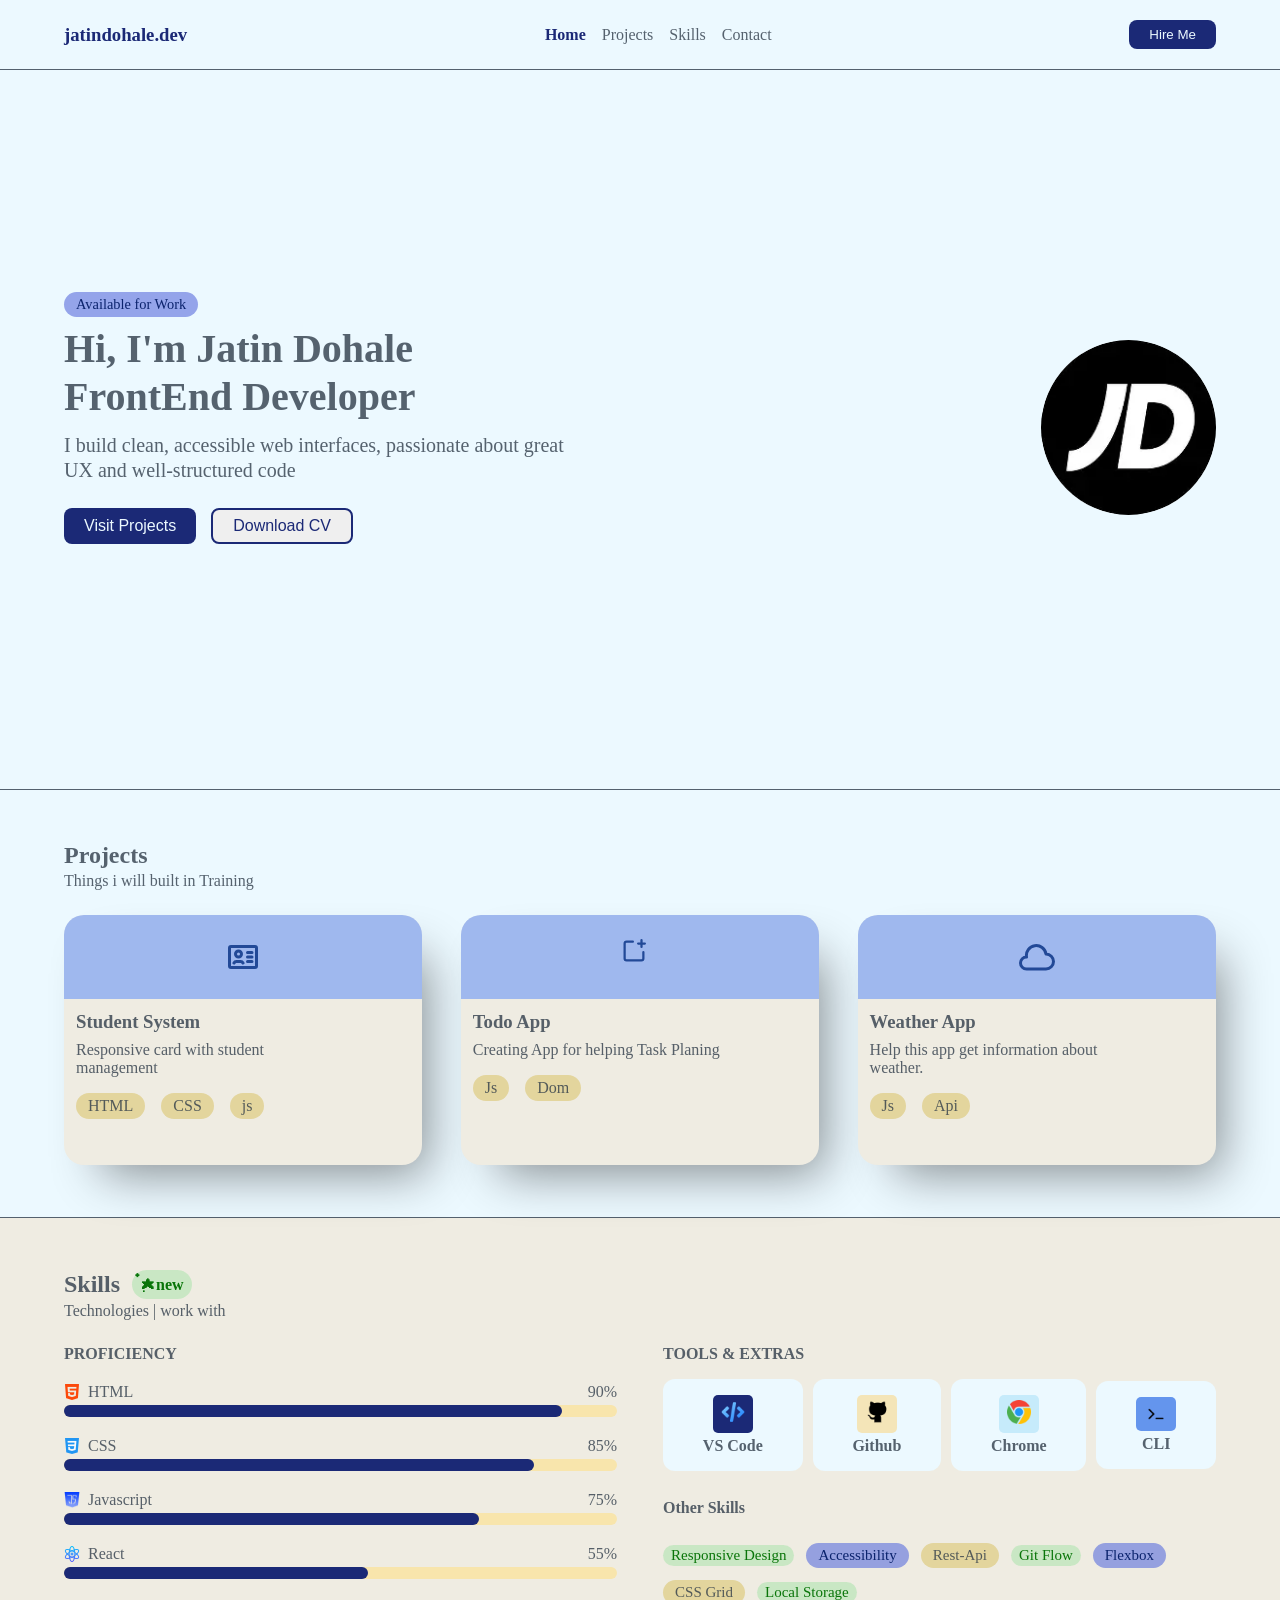
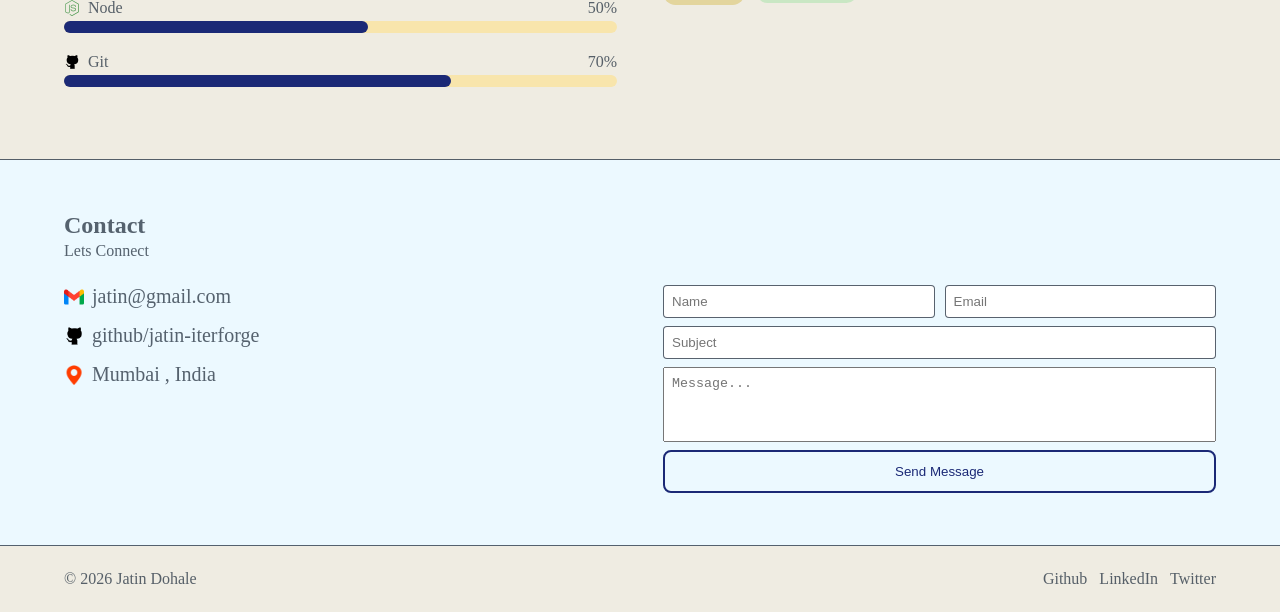
<file: index.html>
<!DOCTYPE html>
<html lang="en">

<head>
    <meta charset="UTF-8">
    <meta name="viewport" content="width=device-width, initial-scale=1.0">
    <title>jatindohale.dev</title>
    <link rel="stylesheet" href="utility.css">
    <link rel="stylesheet" href="style.css">
    <link rel="stylesheet" href="responsive.css">

</head>

<body>

    <!-- Navbar -->
    <header id="navbar" class="center initial-padding bottom-border">
        <h3 id="navbar-header" class="head-text">jatindohale.dev</h3>
        <nav id="navbar-list">
            <ul id="navlink-container" class="center">
                <li id="item-home">
                    <a class="navbar-link active-link" href="#hero">Home</a>
                </li>
                <li id="item-project">
                    <a class="navbar-link" href="#project">Projects</a>
                </li>
                <li id="item-skill">
                    <a class="navbar-link" href="#skills">Skills</a>
                </li>
                <li id="item-contact">
                    <a class="navbar-link" href="#contact">Contact</a>
                </li>
            </ul>
        </nav>
        <a href="/registration.html">
            <button id="navbar-button" class="button center">
                Hire Me
            </button>
        </a>
    </header>


    <!-- Main -->
    <main>

        <!-- Hero Section -->
        <section id="hero" class="center initial-padding bottom-border">

            <div id="hero-text">
                <p id="hero-cap" class="blue-shower center">Available for Work</p>
                <h2 id="hero-header">
                    Hi, I'm Jatin Dohale
                    <br>
                    FrontEnd Developer
                </h2>
                <p id="hero-desc">
                    I build clean, accessible web interfaces, passionate about great UX and well-structured code
                </p>
                <div id="hero-buttons">
                    <button id="hero-project" class="button">
                        <a href="#project">
                            Visit Projects
                        </a>
                    </button>
                    <button id="hero-download" class="button">
                        <a target="_blank" download
                            href="https://tse4.mm.bing.net/th/id/OIP.UfWLt-jxmmahy1CxVTVRGwHaKf?rs=1&pid=ImgDetMain&o=7&rm=3">
                            Download CV
                        </a>
                    </button>
                </div>

            </div>

            <div id="hero-image">
                <img src="assets/logo_image.webp" alt="logo Image">
            </div>

        </section>

        <!-- Project Showcase Section -->
        <section id="project" class="initial-padding bottom-border scroll-section">
            <h2 id="project-header" class="section-heading">Projects</h2>
            <p id="project-desc" class="section-desc">Things i will built in Training</p>

            <div id="cards-container">
                <ul id="card-holder" class="center space-between">


                    <!-- Student Management System -->
                    <li class="card-item">
                        <a href="/pages/registration.html">
                            <div class="card">
                                <div class="blue-shower card-icon center">
                                <svg xmlns="http://www.w3.org/2000/svg" xmlns:xlink="http://www.w3.org/1999/xlink"
                                    aria-hidden="true" role="img" width="36" height="36" viewBox="0 0 24 24"
                                    style="color: #224997;">
                                    <path fill="none" stroke="currentColor" stroke-linecap="round"
                                        stroke-linejoin="round" stroke-width="2"
                                        d="M15 9h3m-3 3h3m-3 3h3m-6 1c-.306-.613-.933-1-1.618-1H7.618c-.685 0-1.312.387-1.618 1M4 5h16a1 1 0 0 1 1 1v12a1 1 0 0 1-1 1H4a1 1 0 0 1-1-1V6a1 1 0 0 1 1-1m7 5a2 2 0 1 1-4 0a2 2 0 0 1 4 0">
                                    </path>
                                </svg>
                            </div>

                            <div class="card-text">
                                <h3 class="card-header">Student System </h3>
                                <p class="card-desc">Responsive card with student management</p>
                                <ul class="tech-container center">
                                    <li class="tech-item blond-shower">
                                        <span>HTML</span>
                                    </li>
                                    <li class="tech-item blond-shower">
                                        <span>CSS</span>
                                    </li>
                                    <li class="tech-item blond-shower">
                                        <span>js</span>
                                    </li>
                                </ul>
                            </div>
                        </div>
                    </a>
                    </li>
                    

                    <!-- Todo App Card -->
                    <li class="card-item">
                        <div class="card">
                            <div class="blue-shower card-icon center">
                                <svg xmlns="http://www.w3.org/2000/svg" xmlns:xlink="http://www.w3.org/1999/xlink"
                                    aria-hidden="true" role="img" width="36" height="36" viewBox="0 0 24 24"
                                    style="color: #224997;">
                                    <path fill="currentColor" fill-rule="evenodd"
                                        d="M13 6a.75.75 0 0 1-.75-.75v-1.5h-1.5a.75.75 0 0 1 0-1.5h1.5V.75a.75.75 0 0 1 1.5 0v1.5h1.5a.75.75 0 0 1 0 1.5h-1.5v1.5A.75.75 0 0 1 13 6M3 13.5a.5.5 0 0 1-.5-.5V3a.5.5 0 0 1 .5-.5h4.25a.75.75 0 0 0 0-1.5H3a2 2 0 0 0-2 2v10a2 2 0 0 0 2 2h10a2 2 0 0 0 2-2V8.75a.75.75 0 0 0-1.5 0V13a.5.5 0 0 1-.5.5z"
                                        clip-rule="evenodd"></path>
                                </svg>
                            </div>

                            <div class="card-text">
                                <h3 class="card-header">Todo App </h3>
                                <p class="card-desc">Creating App for helping Task Planing</p>
                                <ul class="tech-container center">
                                    <li class="tech-item blond-shower">
                                        <span>Js</span>
                                    </li>
                                    <li class="tect-item blond-shower">
                                        <span>Dom</span>
                                    </li>
                                </ul>
                            </div>
                        </div>
                    </li>
                    <!-- Weather App card -->
                    <li class="card-item">
                        <div class="card">
                            <div class="blue-shower card-icon center">
                                <svg xmlns="http://www.w3.org/2000/svg" xmlns:xlink="http://www.w3.org/1999/xlink"
                                    aria-hidden="true" role="img" width="36" height="36" viewBox="0 0 24 24"
                                    style="color: #224997;">
                                    <path fill="none" stroke="currentColor" stroke-linecap="round"
                                        stroke-linejoin="round" stroke-width="2"
                                        d="M18 20a1 1 0 1 0 0-10a1 1 0 1 0-13 2a1 1 0 0 0 0 8z"></path>
                                </svg>
                            </div>

                            <div class="card-text">
                                <h3 class="card-header">Weather App</h3>
                                <p class="card-desc">Help this app get information about weather.</p>
                                <ul class="tech-container center">
                                    <li class="tech-item blond-shower">
                                        <span>Js</span>
                                    </li>
                                    <li class="tech-item blond-shower">
                                        <span>Api</span>
                                    </li>
                                </ul>
                            </div>
                        </div>
                    </li>



                </ul>
            </div>

        </section>

        <!-- Skills Section -->
        <section id="skills" class="initial-padding bottom-border scroll-section">
            <h2 id="skills-heading" class="section-heading center">
                Skills
                <span class="green-shower"> ๋࣭⭑new</span>
            </h2>
            <p id="skills-desc" class="section-desc">
                Technologies | work with
            </p>

            <div id="skill-section-container" class="center">

                <!-- skill proficiency -->
                <div id="skill-prof">
                    <h3 id="prof-head" class="section-desc">Proficiency
                    </h3>
                    <ul class="skills-container">

                        <!--Html progress bar  -->
                        <li class="skill-item">
                            <div class="skill-per center">
                                <div class="skill-per-box center">
                                    <img src="assets/icons/html-5.png" alt="" class="">
                                    <span>HTML</span>
                                </div>
                                <span>90%</span>
                            </div>
                            <div class="progress-bar">
                                <div id="progress-bar-html" class="progress-bar-filler"></div>
                            </div>
                        </li>

                        <!--CSS progress bar  -->
                        <li class="skill-item">
                            <div class="skill-per center">
                                <div class="skill-per-box center">
                                    <img src="assets/icons/css-3.png" alt="" class="">
                                    <span>CSS</span>
                                </div>
                                <span>85%</span>
                            </div>
                            <div class="progress-bar">
                                <div id="progress-bar-css" class="progress-bar-filler"></div>
                            </div>
                        </li>

                        <!--Javascript progress bar  -->
                        <li class="skill-item">
                            <div class="skill-per center">
                                <div class="skill-per-box center">
                                    <img src="assets/icons/java-script.png" alt="" class="">
                                    <span>Javascript</span>
                                </div>
                                <span>75%</span>
                            </div>
                            <div class="progress-bar">
                                <div id="progress-bar-js" class="progress-bar-filler"></div>
                            </div>
                        </li>

                        <!--React progress bar  -->
                        <li class="skill-item">
                            <div class="skill-per center">
                                <div class="skill-per-box center">
                                    <img src="assets/icons/atom.png" alt="" class="">
                                    <span>React</span>
                                </div>
                                <span>55%</span>
                            </div>
                            <div class="progress-bar">
                                <div id="progress-bar-react" class="progress-bar-filler"></div>
                            </div>
                        </li>
                        <!--node.js progress bar  -->
                        <li class="skill-item">
                            <div class="skill-per center">
                                <div class="skill-per-box center">
                                    <img src="assets/icons/programing.png" alt="" class="">
                                    <span>Node</span>
                                </div>
                                <span>50%</span>
                            </div>
                            <div class="progress-bar">
                                <div id="progress-bar-node" class="progress-bar-filler"></div>
                            </div>
                        </li>
                        <!--git progress bar  -->
                        <li class="skill-item">
                            <div class="skill-per center">
                                <div class="skill-per-box center">
                                    <img src="assets/icons/github.png" alt="" class="">
                                    <span>Git</span>
                                </div>
                                <span>70%</span>
                            </div>
                            <div class="progress-bar">
                                <div id="progress-bar-git" class="progress-bar-filler"></div>
                            </div>
                        </li>


                    </ul>


                </div>


                <!-- tools and extras -->
                <div id="skill-tool">
                    <h3 id="tool-head" class="section-desc">Tools & Extras</h3>
                    <div id="tool-container">
                        <ul id="tools-box" class="center">

                            <li id="tool-vscode" class="tool-item  center">
                                <div class="tool-image-box ">
                                    <img src="assets/tools/code.png" alt="">
                                </div>
                                <h4 class="tool-heading">VS Code</h4>

                            </li>
                            <li id="tool-github" class="tool-item  center">
                                <div class="tool-image-box">
                                    <img src="assets/icons/github.png" alt="">
                                </div>
                                <h4 class="tool-heading">Github</h4>

                            </li>
                            <li id="tool-chrome" class="tool-item  center">
                                <div class="tool-image-box">
                                    <img src="assets/tools/chrome.png" alt="">
                                </div>
                                <h4 class="tool-heading">Chrome</h4>

                            </li>
                            <li id="tool-cli" class="tool-item  center">
                                <div class="tool-image-box center">
                                    <img src="assets/tools/terminal.png" alt="">
                                </div>
                                <h4 class="tool-heading">CLI</h4>

                            </li>
                        </ul>

                    </div>

                    <h3 id="other-skills-head" class="section-desc">Other Skills</h3>
                    <div id="other-skills-container">
                        <ul class="center">
                            <li class="green-shower">Responsive Design</li>
                            <li class="blue-shower">Accessibility</li>
                            <li class="blond-shower"> Rest-Api</li>
                            <li class="green-shower">Git Flow</li>
                            <li class="blue-shower">Flexbox</li>
                            <li class="blond-shower">CSS Grid</li>
                            <li class="green-shower">Local Storage</li>
                        </ul>
                    </div>

                </div>
            </div>


        </section>

        <!--constant section  -->
        <section id="contact" class="initial-padding bottom-border scroll-section">
            <h2 id="skills-heading" class="section-heading center">
                Contact
            </h2>
            <p id="skills-desc" class="section-desc">
                Lets Connect
            </p>
            <div id="contact-container" class="center space-between">

                <!-- contact ids -->
                <div id="contact-ids">
                    <ul id="contact-id-box">
                        <li class="contact-item">
                            <a href="https://gmail.com/">
                                <div class="id-image-box">
                                    <img src="assets/contact-icons/gmail.png" alt="">
                                </div>
                                <span class="id-name">jatin@gmail.com</span>
                            </a>
                        </li>
                        <li class="contact-item">
                            <a href="https://github.com/">
                                <div class="id-image-box">
                                    <img src="assets/icons/github.png" alt="">
                                </div>
                                <span class="id-name">github/jatin-iterforge</span>
                            </a>
                        </li>
                        <li class="contact-item">
                            <a
                                href="https://www.google.com/maps/place/Mumbai,+Maharashtra/@19.0812144,72.5486714,10z/data=!3m1!4b1!4m6!3m5!1s0x3be7c6306644edc1:0x5da4ed8f8d648c69!8m2!3d18.9582347!4d72.8319514!16zL20vMDR2bXA?entry=ttu&g_ep=EgoyMDI2MDYyNC4wIKXMDSoASAFQAw%3D%3D">
                                <div class="id-image-box center">
                                    <img src="assets/contact-icons/icons8-location-48.png" alt="">
                                </div>
                                <span class="id-name">Mumbai , India</span>
                            </a>
                        </li>
                    </ul>

                </div>


                <!-- contact form -->
                <div id="contact-form">
                    <form action="" class="">
                        <div id="name-email-box">
                            <input id="name" type="text" placeholder="Name">
                            <input id="email" type="text" placeholder="Email">
                        </div>
                        <input id="subject" type="text" placeholder="Subject">
                        <textarea id="message" placeholder="Message..."></textarea>
                        <button id="send-button" class="button">Send Message</button>
                    </form>

                </div>
            </div>
        </section>

    </main>

    <footer class="center space-between initial-padding">
        <p>© 2026 Jatin Dohale</p>
        <ul class="center ">
            <li><a href="https://github.com/">Github</a></li>
            <li><a href="https://www.linkedin.com/">LinkedIn</a></li>
            <li><a href="https://twitter.com/">Twitter</a></li>

        </ul>
    </footer>


    <nav id="bottom-bar">
        <ul>
            <li>
                <a href="#hero" class="center active-bar">
                    <img src="assets/bottom-bar-icons/home.svg" alt="Home icon">
                    <p>Home</p>
                </a>

            </li>
            <li>
                <a href="#project" class="center">
                    <img src="assets/bottom-bar-icons/projects.svg" alt="Project Icon">
                    <p>Project</p>
                </a>
            </li>
            <li>
                <a href="#skills" class="center">
                    <img src="assets/bottom-bar-icons/skills.svg" alt="Skill Icon">
                    <p>Skill</p>
                </a>
            </li>
            <li>
                <a href="#contact" class="center">
                    <img src="assets/bottom-bar-icons/contact.svg" alt="Contact Icon">
                    <p>Contact</p>
                </a>
            </li>
        </ul>
    </nav>

    <script src="script.js"></script>
</body>

</html>
</file>
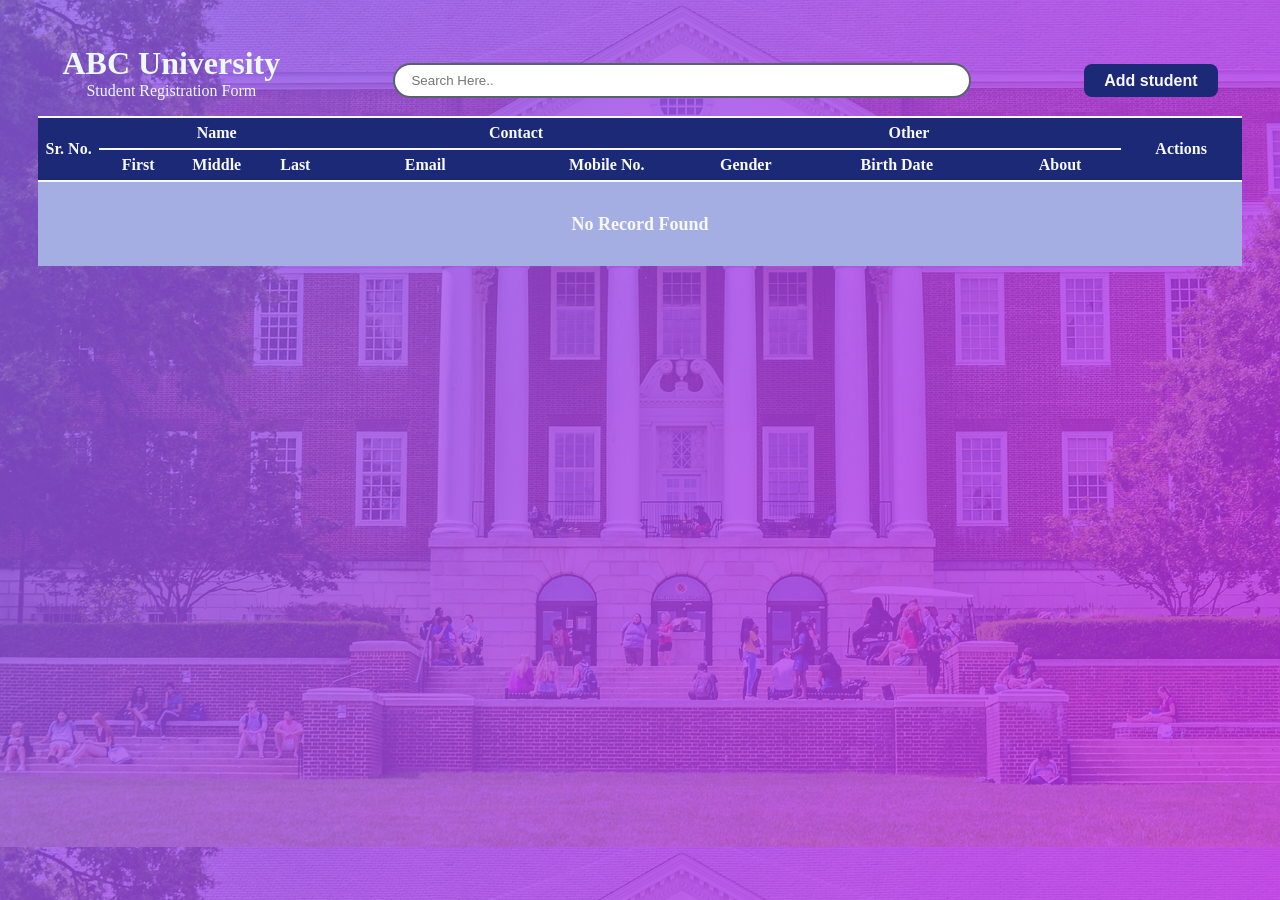
<file: registration.html>
<!doctype html>
<html lang="en">
  <head>
    <meta charset="UTF-8" />
    <meta name="viewport" content="width=device-width, initial-scale=1.0" />
    <title>Student Registration Form</title>
    <link rel="stylesheet" href="utility.css" />
    <link rel="stylesheet" href="style.css" />
    <link rel="stylesheet" href="registration.css" />
  </head>

  <body>
    <!-- background Effect -->
    <div class="background-edit"></div>

    <!--Main Heading -->
    <div id="heading-div" class="heading-change">
      <div class="heading">
        <h1>ABC University</h1>
        <p id="sub-heading">Student Registration Form</p>
      </div>
      <input id="search-box" type="search" placeholder="Search Here.." oninput="searchFilter(this.value)"/>
      <div>
        <button id="add-button" class="button" onclick="openStudentForm()">Add <span>student</span></button>
      </div>
    </div>

    <!-- Form -->
    <div id="form-box" class="center hidden">
      <form onsubmit="handleSubmit(event)">
        <div>
          <h2>Personal Information</h2>
          <p>Please Provide Your Basic Details</p>
        </div>

        <!-- name box -->
        <h3 id="name-heading" class="label-text">Student Name*</h3>
        <div id="student-name-box">
          <div>
            <div class="center" onclick="elementFloat(this)">
              <label for="first-name" class="">First Name</label>
              <input
                id="first-name"
                name="first-name"
                class="deactive-link"
                type="text"
                placeholder="Eg.Jatin"
                oninput="nameChecker(this)"
                onchange="capitalize(this)"
              />
            </div>
            <p class="error-msg invisible">First Name is Required !!</p>
          </div>

          <div>
            <div class="center" onclick="elementFloat(this)">
              <label for="middle-name" class="">Middle Name</label>
              <input
                id="middle-name"
                name="middle-name"
                class="deactive-link"
                type="text"
                placeholder="Eg.Ganesh"
                oninput="nameChecker(this)"
                onchange="capitalize(this)"
              />
            </div>
            <p class="error-msg invisible">Middle Name is Required !!</p>
          </div>

          <div>
            <div class="center" onclick="elementFloat(this)">
              <label for="last-name" class="">Last Name</label>
              <input
                id="last-name"
                name="last-name"
                class="deactive-link"
                type="text"
                placeholder="Eg.Dohale"
                oninput="nameChecker(this)"
                onchange="capitalize(this)"
              />
            </div>
            <p class="error-msg invisible">Last Name is Required !!</p>
          </div>
        </div>

        <!-- Dob and Gender -->
        <div id="dob-gender-box">
          <div>
            <div id="dob-box" onclick="elementFloat(this)">
              <label for="dob" class="">Date of Birth</label>
              <input
                id="dob"
                type="date"
                class="deactive-link"
                placeholder="Pick a Date"
              />
            </div>
            <p class="error-msg invisible">Date of Birth is Required !!</p>
          </div>
          <div>
            <div id="gender-box">
              <span class="label-text">Gender*:</span>
              <div>
                <input
                  name="gender"
                  value="male"
                  id="male"
                  type="radio"
                  required
                />
                <label for="male">Male</label>
              </div>
              <div>
                <input
                  name="gender"
                  value="female"
                  id="female"
                  type="radio"
                  required
                />
                <label for="female">Female</label>
              </div>
            </div>
            <p class="error-msg invisible">Gender is Required !!</p>
          </div>
        </div>

        <!-- Email and Mobile Number -->
        <h3 id="contact-heading" class="label-text">Contacts*</h3>
        <div id="email-number-box">
          <div>
            <div class="center" onclick="elementFloat(this)">
              <label for="email" class="">Email</label>
              <input
                id="email"
                type="email"
                class="deactive-link"
                placeholder="Eg. jatindohale@gmail.com"
                oninput="emailChecker(this)"
              />
            </div>
            <p class="error-msg invisible">Email is Required !!</p>
          </div>
          <div>
            <div class="center" onclick="elementFloat(this)">
              <label for="mobile" class="">Mobile No.</label>
              <input
                id="mobile"
                type="number"
                class="deactive-link"
                placeholder="Eg. 908217XXXX"
                oninput="numberChecker(this)"
              />
            </div>
            <p class="error-msg invisible">Number is Required !!</p>
          </div>
        </div>

        <!-- About me -->
        <div id="about-box">
          <div>
            <div>
              <label for="check-about" class="label-text">About Me</label>
              <input
                type="checkbox"
                id="check-about"
                onclick="showAbout(this.checked)"
              />
            </div>
            <div id="count-box">
              <p class="hidden"><span id="char-count">0</span>/1024</p>
            </div>
          </div>
          <textarea
            type="text"
            name="about"
            id="about"
            class="hidden"
            placeholder="Write Here..."
            minlength="1"
            maxlength="1024"
            oninput="textareaCounter(this)"
          ></textarea>
        </div>

        <!-- Submit Button -->
        <div id="submit-cancel-button">
          <button type="submit" id="submit">Submit</button>
          <button type="button" id="cancel">Cancel</button>
        </div>
      </form>
    </div>

    <!-- Table for showing student data  -->
    <table id="data-table">
      <thead>
        <tr>
          <th rowspan="2" class="sr-no">Sr. No.</th>
          <th colspan="3" class="name-col">Name</th>
          <th colspan="2" class="contact-col">Contact</th>
          <th colspan="3" class="other-col">Other</th>
          <th rowspan="2" class="action-col">Actions</th>
        </tr>
        <tr id="sub-head-table">
          <th
            class="sorting name-sub-head"
            data-direction="null"
            data-element-name="firstName"
          >
            First
          </th>
          <th class="name-sub-head">Middle</th>
          <th
            class="sorting name-sub-head"
            data-direction="null"
            data-element-name="lastName"
          >
            Last
          </th>
          <th
            class="sorting contact-sub-head"
            data-direction="null"
            data-element-name="email"
          >
            Email
          </th>
          <th
            class="sorting contact-sub-head"
            data-direction="null"
            data-element-name="mobile"
          >
            Mobile No.
          </th>
          <th
            class="sorting other-sub-head"
            data-direction="null"
            data-element-name="gender"
          >
            Gender
          </th>
          <th class="sorting" data-direction="null" data-element-name="dob">
            Birth Date
          </th>
          <th class="about-sub-heading">About</th>
        </tr>
      </thead>
      <tbody></tbody>
    </table>

    <div id="pagination" class="">
      <button id="prev-button" class="button" onclick="prevUpdate()">
        Previous
      </button>
      <span class="button">0</span>
      <button id="next-button" class="button" onclick="nextUpdate()">
        Next
      </button>
    </div>
    <script src="registration.js"></script>
  </body>
</html>
</file>
<file: utility.css>
* {
    margin: 0;
    padding: 0;
    box-sizing: border-box;
}

a {
    text-decoration: none;
}

ul {
    list-style: none;
}

.initial-padding {
    padding-inline: 5vw;
}

.scroll-section{
    scroll-margin: 60px;
}

.center {
    display: flex;
    align-items: center;
    justify-content: center;
}

.space-between{
    justify-content: space-between;
}


.button {
    padding-inline: 1.25rem;
    padding-block: 0.45rem;
    border-radius: 0.5rem;
    border: none;
    /* font-weight: 700; */
    transition: 0.25s;
}

.button:hover {
    transform: scale(1.1);
}




/* skills shower */
.blue-shower {
    color: #0b236d;
    background-color: #6275dfa2;
    border-radius: 1.5rem;
    padding: 4px 12px;
}

.blond-shower {
    background-color: #e3d59d;
    padding: 4px 12px;
    border-radius: 36px;
}

.green-shower {
    color: #097509;
    background-color: #b1e4b19a;
    padding: 2px 8px;
    border-radius: 1.5rem;
}
</file>
<file: style.css>
:root {
  --pr-color: #ecf9ff;
  --sc-color: #1b2976;
  --tr-color: #efece2;
  --text-color: #2c3947c9;
  --font-size: 20px;
}

html {
  scroll-behavior: smooth;
}

body {
  background-color: var(--pr-color);
  color: var(--text-color);
}

.bottom-border {
  border-bottom: 0.5px solid var(--text-color);
}

.active-bar {
  background-color: var(--pr-color);
  transition: all 0.3 ;
}

.active-link{
  color: var(--sc-color) !important;
  font-weight: 700;
  transition: all 0.3 ease;
}


/* Navbar Component Styles */

#navbar {
  padding-block: 1.25rem;
  justify-content: space-between;
  position: sticky;
  top: 0;
  background-color: var(--pr-color);
}

#navbar-header {
  color: var(--sc-color);
}

#navlink-container {
  justify-content: space-between;
  gap: 1rem;
  list-style: none;
  color: var(--sc-color);
}


.navbar-link {
  color: var(--text-color);
}

#navbar-button,
#hero-project {
  background-color: var(--sc-color);
  color: var(--pr-color);
}

/* Hero Section Styling */
#hero {
  height: 80vh;
  justify-content: space-between;
}

#hero-cap {
  width: fit-content;
  padding: 0.25rem 0.75rem;
  margin-bottom: 0.5rem;
  font-size: calc(var(--font-size) - 0.35rem);
}

#hero-text {
  width: 40vw;
}

#hero-header {
  line-height: 3rem;
  font-size: 2.5rem;
}

#hero-desc {
  line-height: 1.6rem;
  font-size: var(--font-size);
  margin-block: 0.75rem;
}

#hero-buttons {
  display: flex;

  margin-block: 1.5rem;
}

#hero-project {
  margin-right: 15px;
}

#hero-project>a {
  color: var(--pr-color);
  background-color: var(--sc-color);
  font-size: calc(var(--font-size) - 0.25rem);
}

#hero-download {
  border: 2px solid var(--sc-color);
}

#hero-download>a {
  color: var(--sc-color);
  font-size: calc(var(--font-size) - 0.25rem);
}

#hero-image img {
  border-radius: 300px;
  width: 175px;
  height: 175px;
}

/* Project-showcase Section styling */
#project {
  padding-block: 3.25rem;
}


#card-holder {
  padding: 0;
  flex-wrap: wrap;
}

#card-holder>.card-item {
  width: 28vw;
}


.card {
  height: 250px;
  background-color: var(--tr-color);
  min-width: 25vw;
  border-radius: 1.25rem;
  overflow: hidden;
  box-shadow: 21px 25px 49px -17px rgba(0, 0, 0, 0.45);
  -webkit-box-shadow: 21px 25px 49px -17px rgba(0, 0, 0, 0.45);
  -moz-box-shadow: 21px 25px 49px -17px rgba(0, 0, 0, 0.45);
}


.card-icon {
  border-radius: 0;
  padding-block: 1.5rem;
  background-color: #79a0f5aa;
}

.card-desc {
  margin-block: 0.45rem;
}

.card-text {
  width: 80%;
  padding: 12px;
}

.tech-container {
  justify-content: start;
  margin-block: 1rem;
  gap: 1rem;
}

.card-item > a{
  color: inherit;
  
}


/* skill section styling */
#skills {
  padding-block: 3.25rem;
  background-color: var(--tr-color);
}

#skills-heading {
  justify-content: start;
  gap: 12px;
}

#skills-heading>span {
  font-size: calc(var(--font-size) - 0.25rem);
}

#skill-section-container {
  justify-content: space-between;
  gap: 12px;
}

#skill-prof,
#skill-tool {
  width: 48%;
}

#prof-head,
#tool-head {
  text-transform: uppercase;
  margin: 0;
}

.skill-item {
  margin: 1.25rem 0;
}

.skill-per {
  justify-content: space-between;
  margin: 0.25rem 0;
}

.skill-per-box>img {
  height: 16px;
  width: 16px;
  margin-right: 8px;
}

.section-desc {
  font-size: calc(var(--font-size) - 0.25rem);
  margin: 0.15rem 0 1.6rem 0;
}

.progress-bar {
  width: 100%;
  height: 12px;
  background-color: #f8e5ac;
  border-radius: 12px;
}

.progress-bar-filler {
  height: 12px;
  background-color: var(--sc-color);
  border-radius: 12px;
}

#progress-bar-html {
  width: 90%;
}

#progress-bar-css {
  width: 85%;
}

#progress-bar-js {
  width: 75%;
}

#progress-bar-react {
  width: 55%;
}

#progress-bar-node {
  width: 55%;
}

#progress-bar-git {
  width: 70%;
}


#skill-tool {
  align-self: flex-start;
}

#tool-container {
  margin: 1rem 0 1.75rem 0;
}

#tools-box {
  flex-wrap: wrap;
  gap: 10px;
}


.tool-item {
  flex-direction: column;
  flex-grow: 1;
  background-color: var(--pr-color);
  padding: 1rem 1rem;
  border-radius: 12px;
}

.tool-image-box {

  padding: 5px 8px;
  border-radius: 5px;
  margin-bottom: 4px;

}

.tool-image-box>img {
  width: 24px;
  height: 24px;
}

#tool-vscode>.tool-image-box {
  background-color: #1b2976;
  ;
}

#tool-github>.tool-image-box {
  background-color: #f4e5b8;
}

#tool-chrome>.tool-image-box {
  background-color: #c6ebfb;
  ;
}

#tool-cli>.tool-image-box {
  background-color: cornflowerblue;
}



#other-skills-container>ul {
  margin-top: 0.5rem;
  justify-content: start;
  gap: 12px;
  flex-wrap: wrap;
}

#other-skills-container>ul>li {
  font-size: calc(var(--font-size) - 5px);
}


/* contact section Styling */

#contact {
  padding-block: 3.25rem;
}

#contact-ids {
  align-self: self-start;
  width: 48%;
}

.contact-item>a,
.contact-item>a:hover,
.contact-item>a:active {
  color: var(--text-color);
}

.contact-item>a {
  display: flex;
  align-items: center;
  gap: 8px;
  font-size: var(--font-size);
  margin-bottom: 1rem;
}

.id-image-box {
  height: 20px;
  width: 20px;
}

.id-image-box>img {
  width: 20px;
  height: 20px;
}

#contact-form {
  width: 48%;
}

#contact-form>form {
  display: flex;
  align-items: center;
  flex-direction: column;
  gap: 8px;
}

#name-email-box {
  display: flex;
  gap: 10px;
  width: 100%;
}

#name-email-box>input {
  width: 48%;
}

#name-email-box>input {
  flex-grow: 1;
}

#subject {
  width: 100%;
}

textarea {
  width: 100%;
  height: 75px;
  padding: 8px;
  outline: none;
  resize: none;
}

input {
  padding: 0.5rem 0.5rem;
  border-radius: 0.25rem;
  outline: none;
  border: 1px solid var(--text-color);
}

#send-button {
  background-color: var(--pr-color);
  color: var(--sc-color);
  border: 2px solid var(--sc-color);
  width: 100%;
  padding-block: 0.75rem;
}

#send-button:hover {
  background-color: var(--sc-color);
  color: var(--pr-color);
  transform: scale(1);
}

/* footer */
footer {
  background-color: var(--tr-color);
  padding-block: 1.5rem;
}

footer>ul {
  gap: 12px;
}

footer a,
footer a:visited,
footer a :active {
  color: var(--text-color);
}

#bottom-bar {
  display: none;
  position: sticky;
  bottom: 0;
  padding-block: 1rem;
  background-color: var(--tr-color);
  border: 2px solid var(--text-color);
  border-top-left-radius: 20px;
  border-top-right-radius: 20px;
}

#bottom-bar>ul {
  width: 100%;
  display: flex;
  align-items: center;
  justify-content: space-around;
}

#bottom-bar a {
  flex-direction: column;
  padding-block: 6px;
  padding-inline: 12px;
  border-radius: 15px;
  width: 10vw;
}



#bottom-bar a:active,
#bottom-bar a:visited,
#bottom-bar a:hover {
  color: var(--text-color);
}
</file>
<file: responsive.css>
/* Tablet */
@media (min-width:769px) and (max-width:991px) {
    #navbar {
        height: 10vh;
    }

    #hero {
        height: 90vh;
    }

    /* hero section */
    #hero-project,
    #hero-download {
        margin-bottom: 0.5rem;
        width: 150px;
    }

    #hero-buttons {
        margin: 1rem 0 0 0;
    }

    #hero-text {
        width: 50vw;
    }

    #hero-buttons a {
        font-size: 16px;
    }

    /* project section */



    /* skill Section */
    #tools-box h4 {
        white-space: nowrap;
    }

    #tools-box {
        flex-wrap: nowrap;
    }


}



/* large Mobile */
@media screen and (max-width: 768px) {

    /* Navbar */
    #navbar-list {
        display: none;
    }


    /* Hero Section */
    #hero {
        flex-direction: column-reverse;
        justify-content: center;
        height: auto;
        padding: 1.5rem;
    }

    #hero-image img {
        border-radius: 300px;
        width: 125px;
        height: 125px;
    }

    #hero-text {
        width: auto;
        display: flex;
        flex-direction: column;
        justify-content: center;
        align-items: center;
        text-align: center;
        margin-top: 1rem;
    }

    #hero-buttons {
        margin: 1rem 0 0 0;
    }


    #hero-header {
        font-size: 1.5rem;
        line-height: 1.75rem;
    }

    #hero-desc {
        font-size: 16px;
        margin-block: 0.75rem;
        line-height: normal;
    }

    #card-holder {
        flex-direction: column;
    }

    /* project section */
    #card-holder>.card-item {
        width: 100%;
        margin-block: 1.25rem;
    }

    .card {
        height: auto;
    }


    /* Skill section */
    #skill-section-container {
        flex-direction: column;
    }

    #skill-prof,
    #skill-tool {
        width: 100%;
    }

    #tools-box {
        flex-wrap: nowrap;
    }

    #contact-container {
        flex-direction: column;
    }


    #contact-ids,
    #contact-form {

        width: 100%;
    }

    footer {
        flex-direction: column;
        justify-content: center;
        padding-block: 1rem;
        gap: 4px
    }

    footer>ul {
        gap: 10px;
    }

    #bottom-bar {
        display: flex;
    }

}


/* Mobile */
@media screen and (max-width:480px) {

    /* project section */
    .tool-item {
        padding: 0.75rem 0.5rem;
    }

    .tool-item h4 {
        font-size: 12px;
        white-space: nowrap;
    }

    .tool-image-box>img {
        width: 16px;
        height: 16px;
    }

    #tools-box {
        flex-wrap: wrap;

    }

    #bottom-bar {
        display: flex;
        padding-block: 0.5rem;
    }

    #bottom-bar a {
        flex-direction: column;
        padding-block: 3px;
        padding-inline: 6px;
        border-radius: 10px;
      font-size: 10px;
    }

    
  

}
</file>
<file: registration.css>
:root {
  --pr-color: #ecf9ff;
  --sc-color: #1b2976;
  --tr-color: #f8f8ff;
  --text-color: #2c3947c9;
  --font-size: 18px;
  --br-radius: 6px;
}

.label-text {
  font-size: var(--font-size);
  font-weight: 700;
  white-space: nowrap;
}

.error-msg {
  color: #d83b3bca;
  /* text-align: center; */
  margin: 0.25rem 0 0 0.5rem;
}

.invisible {
  visibility: hidden;
}

.hidden {
  display: none !important;
}

.scrollbar-hide {
  -ms-overflow-style: none;
  scrollbar-width: none;
}

.scrollbar-hide::-webkit-scrollbar {
  display: none;
}

#search-box {
  width: 50%;
  border-radius: 20px;
  outline: none;
  border: 2px solid var(--text-color);
  padding-left: 16px;
}

body {
  min-width: 97vw;
  min-height: 95vh;
  display: flex;
  flex-direction: column;
  align-items: center;
  padding: 5vh 3vw;
  background-image: url("assets/registration/university.jpg");
  filter: blur(0px);
  -ms-overflow-style: none;
  scrollbar-width: none;
}

body::-webkit-scrollbar {
  display: none;
}

.background-edit {
  width: 100%;
  height: max(100%, 100vh);
  position: absolute;
  opacity: 0.8;
  top: 0;
  background-image: linear-gradient(120deg, #905de9 0%, #c62feb 100%);
}

#heading-div {
  z-index: 10;
  width: 100%;
  display: flex;
  align-items: center;
}

.heading-change {
  justify-content: space-between;
  padding-inline: 2%;
}

.heading {
  text-align: center;
  color: var(--pr-color);
  margin-bottom: 1rem;
}

#add-button {
  background-color: var(--sc-color);
  font-weight: 700;
  color: var(--tr-color);
  font-size: 16px;
}

/*****************/
/* Form Styling */
/*****************/

#form-box {
  width: 100%;
  flex-direction: column;
  z-index: 10;
}

form {
  border-radius: 1rem;
  width: 80%;
  height: 80%;
  background-color: var(--tr-color);
  color: var(--text-color);
  padding: 1rem;
}

/* Student Name */
#name-heading {
  margin-top: 1rem;
  margin-bottom: 1rem;
}

#student-name-box,
#email-number-box {
  display: flex;
  justify-content: space-around;
  align-items: center;
  width: 100%;
  gap: 1rem;
  color: var(--text-color);
}

#student-name-box > div {
  width: 300px;
}

#email-number-box > div {
  width: 50%;
}

#student-name-box > div > div,
#email-number-box > div > div,
#dob-box {
  width: 100%;
  height: 3rem;
  background-color: var(--tr-color);
  outline: 2px solid var(--text-color);
  border-radius: var(--br-radius);
  padding: 4px 8px;
  flex-grow: 1;
  justify-content: start;
  position: relative;
}

#student-name-box input,
#email-number-box input,
#dob-box input {
  width: 100%;
  height: 100%;
  background-color: #eaeaff;
}

.deactive-link {
  display: none;
}

.active-box {
  display: flex;
  flex-direction: column;
  align-items: start;
}

.active-input {
  display: block;
  height: 70%;
  outline: none;
  border: none;
}

.active-text {
  font-size: 16px;
  text-align: right;
  transition: all 0.3s ease;
  position: absolute;
  top: -15px;
  background-color: var(--tr-color);
  padding: 4px;
}

.sorting {
  cursor: pointer;
}

mobile::-webkit-inner-spin-button,
mobile::-webkit-outer-spin-button {
  -webkit-appearance: none;
  margin: 0;
}

/* Student Birth date and Gender */
#dob-gender-box {
  width: 100%;
  margin-top: 0.75rem;
  display: flex;
  flex-wrap: wrap;
  gap: 5%;
}

#dob-gender-box > div {
  width: 45%;
}

#dob-box,
#gender-box {
  display: flex;
  align-items: center;
  gap: 1rem;
  height: 40px;
}

.align-start {
  align-self: flex-start;
}

#gender-box {
  width: 45%;
}

#gender-box > div {
  display: flex;
  align-items: center;
  gap: 4px;
}

/* contact */
#contact-heading {
  margin-top: 0.75rem;
  margin-bottom: 1rem;
}

#email-number-box > div {
  flex-grow: 1;
}

/* About Me */
#about-box {
  margin-top: 1rem;
}

#about-box > div {
  display: flex;
  justify-content: space-between;
  align-items: center;
}

#about-box > div > div {
  display: flex;
  align-items: center;
  gap: 4px;
  margin-bottom: 0.25rem;
}

#about-box input {
  width: 0.9rem;
  height: 0.9rem;
}

#about-box textarea {
  resize: none;
  margin-bottom: 0.5rem;
  width: 100%;
}

/* Submit Button */
#submit-cancel-button {
  display: flex;
  align-items: center;
  gap: 10px;
}

#submit,
#cancel {
  width: 100%;
  padding-block: 8px;
  font-size: var(--font-size);
  border-radius: var(--br-radius);
  font-weight: 700;
  transition: all 0.2 ease;
}

#submit {
  background-color: var(--sc-color);
  color: var(--tr-color);
  border: 5px solid var(--sc-color);
}

#cancel {
  background-color: var(--tr-color);
  color: var(--text-color);
  border: 5px solid var(--sc-color);
}

#submit:hover {
  background-color: #101c61;
  color: #dff4fe;
}

#cancel:hover {
  background-color: var(--sc-color);
  color: var(--pr-color);
}

/*****************/
/* Table Styling */
/*****************/
table {
  z-index: 10;
  width: 100%;
  min-height: 150px;
  color: var(--text-color);
  background-color: var(--tr-color);
  border-radius: var(--br-radius);
  border-collapse: collapse;
}

thead {
  background-color: var(--sc-color);
  color: var(--tr-color);
}

thead > tr {
  border-color: var(--tr-color);
  height: 2rem;
}

tr {
  border-block: 2px solid var(--text-color);
}

td {
  text-align: center;
}

.sr-no {
  width: 5%;
}

.name-col {
  width: 20%;
}

.contact-col {
  width: 30%;
}

.other-col {
  width: 35%;
}

.action-col {
  width: 10%;
}

.about-col {
  width: 20%;
  padding: 4px;
  text-align: justify;
  word-break: break-all;
}

.about-col-div {
  width: 100%;
  height: 100px;
  margin: 0;
  padding: 0;
  overflow-y: scroll;
}

.table-button {
  width: 80%;
  margin-bottom: 0.5rem;
  cursor: pointer;
  background-color: var(--sc-color);
  color: var(--tr-color);
}

.name-sub-head {
  width: 6.5%;
}

.contact-sub-head {
  width: 15%;
}

.other-sub-head {
  width: 8%;
}

tbody tr {
  border: none;
}

tbody tr:nth-child(odd) {
  background-color: #a5aee2;
  color: var(--tr-color);
}

#pagination {
  margin-top: 1rem;
  z-index: 10;
  display: flex;
  align-items: center;
  gap: 12px;
}

#pagination span {
  background-color: var(--sc-color);
  color: var(--tr-color);
}

#prev-button,
#next-button {
  width: 100px;
  margin: 0px;
}

@media (min-width: 768px) and (max-width: 991px) {
  .background-bottom {
    bottom: -30%;
  }

  #dob-gender-box {
    flex-direction: column;
  }

  #dob-gender-box > div:first-child {
    width: 100%;
  }
}

/* large Mobile */
@media screen and (max-width: 768px) {
  .background-bottom {
    display: hidden;
  }

  #student-name-box,
  #dob-gender-box,
  #email-number-box {
    flex-direction: column;
  }

  #student-name-box > div,
  #email-number-box > div {
    width: 100%;
  }

  #add-button {
    font-size: 12px;
  }

  .table-button {
    padding-inline: 0rem;
  }
}

/* Mobile */
@media screen and (max-width: 480px) {
  body {
    padding: 0px;
    padding-block: 2rem;
  }

  #heading-div {
    display: grid;
    grid-template-columns: 1.45fr 0.65fr;
    grid-template-rows: 1fr 1fr;
    gap: 4px;
  }
  .heading{
        grid-column: span 2;
        margin: 0;
  }

  #search-box , #add-button{
    width: 100%;
  }
#add-button > span{
    display: none;
}

  #student-name-box {
    gap: 0rem;
  }

  #student-name-box p,
  #email-number-box p {
    margin-bottom: 0.4rem;
  }

  #dob-gender-box > div {
    width: 100%;
  }

  #email-number-box {
    gap: 0rem;
  }

  thead {
    display: none;
  }

  td {
    display: grid;
    grid-template-columns: 50% auto;
    text-align: start;
    gap: 0.5rem;
    margin: 1rem;
    font-size: 16px;
  }

  td::before {
    content: attr(data-title) "  :";
  }

  td:last-child::before {
    content: none;
    display: block;
  }
  
  [data-title="About"]{
    display: block;
  }
}
</file>
